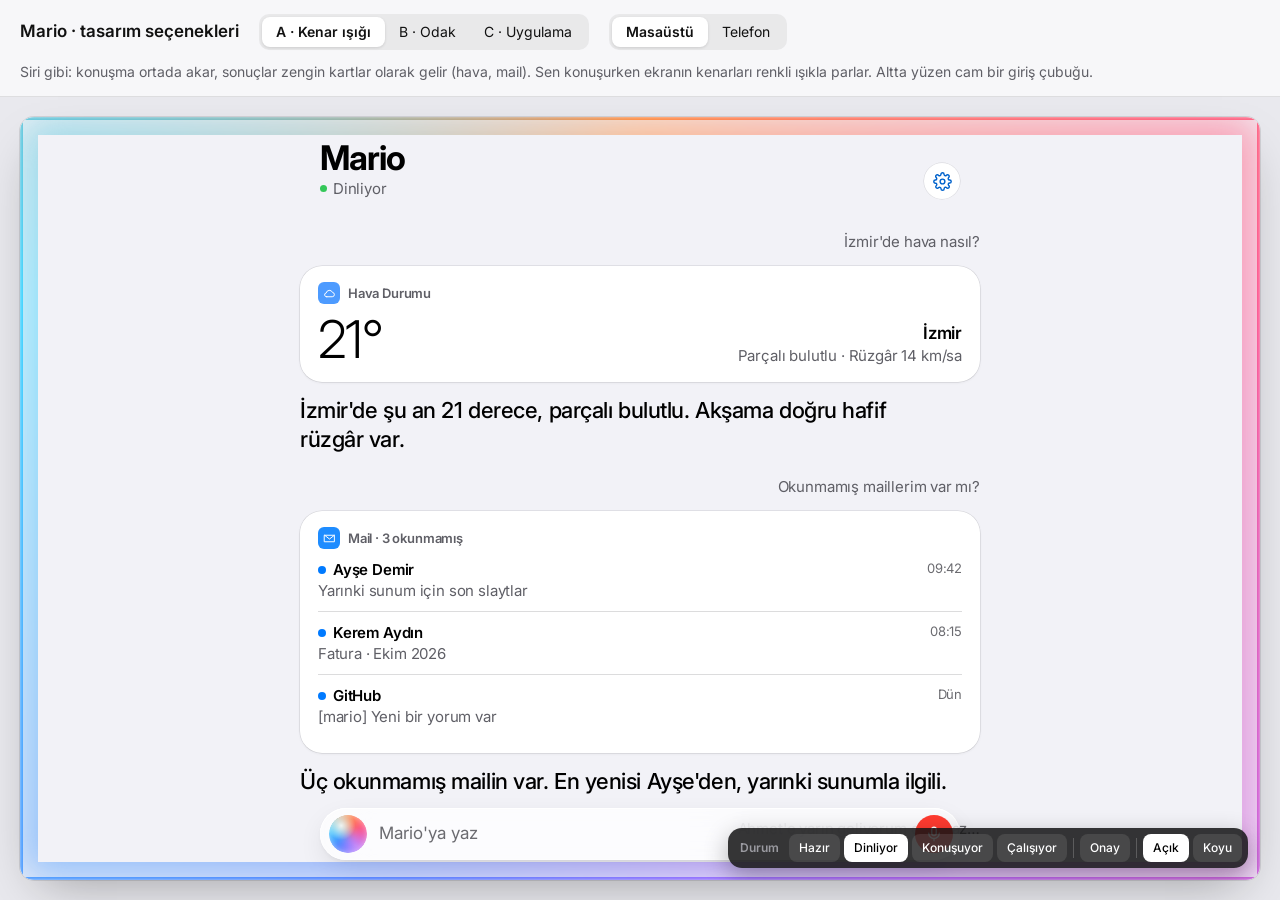
<file: design/index.html>
<!doctype html>
<html lang="tr">
<head>
  <meta charset="utf-8">
  <meta name="viewport" content="width=device-width, initial-scale=1">
  <title>Mario · tasarım seçenekleri</title>
  <link rel="preconnect" href="https://fonts.googleapis.com">
  <link rel="preconnect" href="https://fonts.gstatic.com" crossorigin>
  <link rel="stylesheet" href="https://fonts.googleapis.com/css2?family=Inter:wght@300..700&display=swap">
  <style>
    :root { color-scheme: light; --bg: #e9e9ee; --fg: #111; --dim: #5f5f66; --line: rgb(0 0 0 / .1); }
    * { box-sizing: border-box; }
    html, body { margin: 0; height: 100%; }
    body { display: flex; flex-direction: column; background: var(--bg); color: var(--fg); font: 15px/1.4 -apple-system, "Inter", system-ui, sans-serif; }
    header { display: flex; flex-wrap: wrap; align-items: center; gap: 12px 20px; padding: 14px 20px; border-bottom: 1px solid var(--line); background: #f7f7f9; }
    h1 { margin: 0; font-size: 17px; font-weight: 600; }
    .seg { display: flex; padding: 3px; border-radius: 10px; background: rgb(0 0 0 / .06); }
    .seg button { min-height: 30px; padding: 0 14px; border: 0; border-radius: 8px; background: none; color: var(--fg); font: inherit; font-size: 14px; cursor: pointer; }
    .seg button[aria-pressed="true"] { background: #fff; font-weight: 600; box-shadow: 0 1px 3px rgb(0 0 0 / .12); }
    .about { flex-basis: 100%; margin: 0; color: var(--dim); font-size: 14px; }
    .stage { flex: 1; min-height: 0; display: grid; place-items: center; padding: 20px; }
    iframe { width: 100%; height: 100%; border: 0; border-radius: 14px; background: #fff; box-shadow: 0 20px 50px -20px rgb(0 0 0 / .35), 0 0 0 1px var(--line); }
    .phone iframe { width: 390px; height: min(100%, 844px); border-radius: 44px; box-shadow: 0 20px 50px -20px rgb(0 0 0 / .45), 0 0 0 10px #1c1c1e; }
  </style>
</head>
<body>
  <header>
    <h1>Mario · tasarım seçenekleri</h1>
    <div class="seg" id="concepts">
      <button data-src="a-kenar-isigi.html" aria-pressed="true">A · Kenar ışığı</button>
      <button data-src="b-odak.html" aria-pressed="false">B · Odak</button>
      <button data-src="c-uygulama.html" aria-pressed="false">C · Uygulama</button>
    </div>
    <div class="seg" id="device">
      <button data-device="desktop" aria-pressed="true">Masaüstü</button>
      <button data-device="phone" aria-pressed="false">Telefon</button>
    </div>
    <p class="about" id="about"></p>
  </header>
  <div class="stage"><iframe id="frame" title="Tasarım önizlemesi"></iframe></div>

  <script>
    const ABOUT = {
      "a-kenar-isigi.html": "Siri gibi: konuşma ortada akar, sonuçlar zengin kartlar olarak gelir (hava, mail). Sen konuşurken ekranın kenarları renkli ışıkla parlar. Altta yüzen cam bir giriş çubuğu.",
      "b-odak.html": "Sese odaklı: ortada büyük bir ışık küresi, altında sadece son cümle büyük harflerle. Geçmiş alttan açılan bir sayfada. Telefon görüşmesi gibi büyük yuvarlak düğmeler.",
      "c-uygulama.html": "Mac uygulaması gibi: solda buzlu cam kenar çubuğu (Sohbet, Görevler, Yetenekler, Ayarlar), ortada iMessage tarzı balonlar. Telefonda kenar çubuğu alt sekme çubuğuna dönüşür.",
    };
    const frame = document.getElementById("frame");
    const stage = document.querySelector(".stage");
    function pick(group, btn) {
      for (const b of document.querySelectorAll(`#${group} button`)) b.setAttribute("aria-pressed", String(b === btn));
    }
    document.getElementById("concepts").addEventListener("click", (e) => {
      const b = e.target.closest("button");
      if (!b) return;
      pick("concepts", b);
      frame.src = b.dataset.src;
      document.getElementById("about").textContent = ABOUT[b.dataset.src];
    });
    document.getElementById("device").addEventListener("click", (e) => {
      const b = e.target.closest("button");
      if (!b) return;
      pick("device", b);
      stage.classList.toggle("phone", b.dataset.device === "phone");
    });
    document.querySelector("#concepts button").click();
  </script>
</body>
</html>
</file>
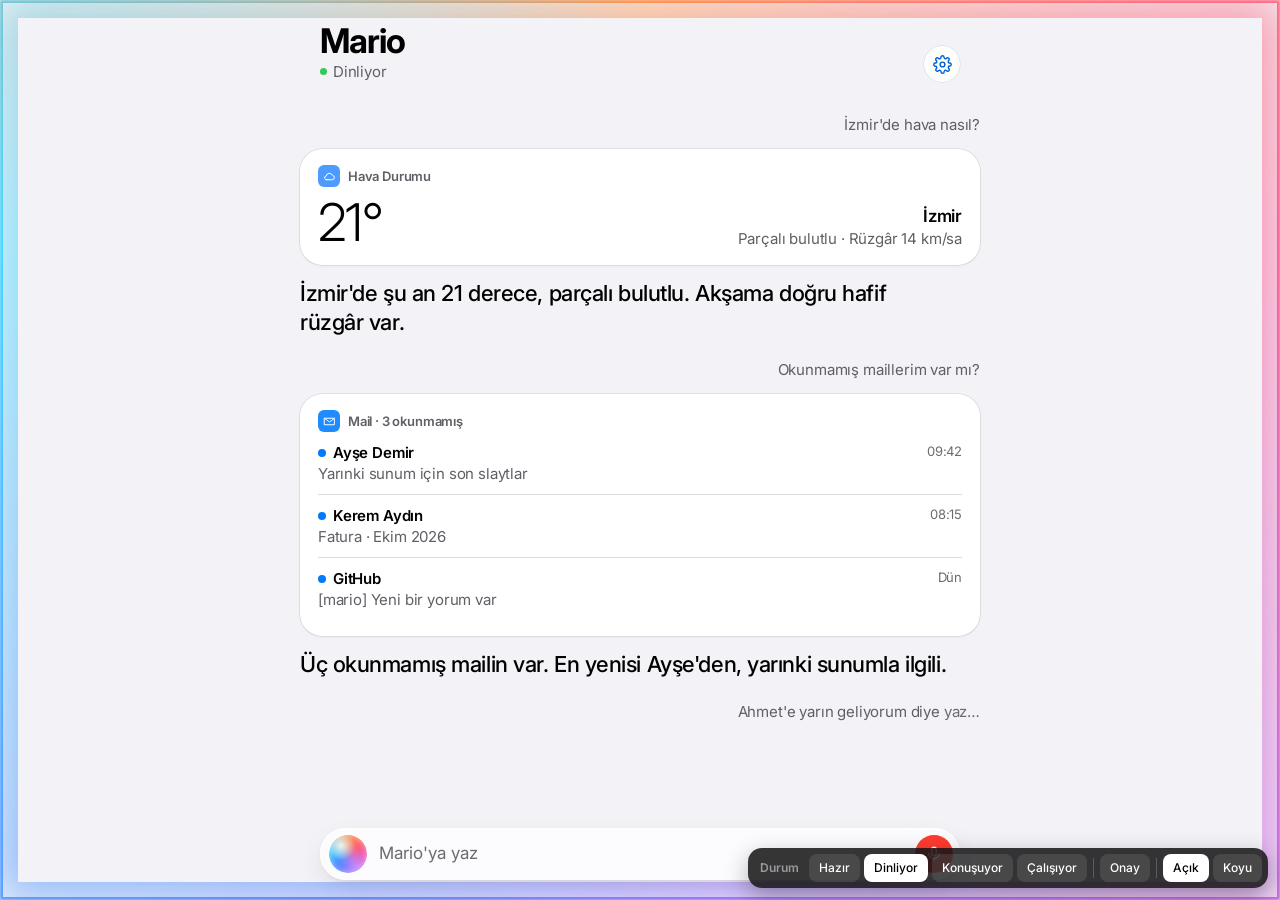
<file: design/a-kenar-isigi.html>
<!doctype html>
<html lang="tr">
<head>
  <meta charset="utf-8">
  <meta name="viewport" content="width=device-width, initial-scale=1, viewport-fit=cover">
  <title>Mario · A Kenar ışığı</title>
  <link rel="preconnect" href="https://fonts.googleapis.com">
  <link rel="preconnect" href="https://fonts.gstatic.com" crossorigin>
  <link rel="stylesheet" href="https://fonts.googleapis.com/css2?family=Inter:wght@300..700&display=swap">
  <link rel="stylesheet" href="shared.css">
  <style>
    body { display: flex; flex-direction: column; height: 100dvh; background: var(--grouped); }

    /* The screen's edge lights up while Mario listens or speaks. */
    .edge, .edge-soft {
      position: fixed;
      inset: 0;
      z-index: 40;
      pointer-events: none;
      border-radius: 0;
      background: conic-gradient(from var(--a), var(--g1), var(--g2), var(--g3), var(--g4), var(--g5), var(--g1));
      -webkit-mask: linear-gradient(#000 0 0) content-box exclude, linear-gradient(#000 0 0);
      mask: linear-gradient(#000 0 0) content-box exclude, linear-gradient(#000 0 0);
      opacity: 0;
      transition: opacity .6s ease, padding .6s ease;
      animation: turn 5s linear infinite;
    }
    .edge { padding: 3px; filter: blur(1.5px); }
    .edge-soft { padding: min(18px, 3vw); filter: blur(22px); }
    [data-state="listening"] .edge { opacity: .9; }
    [data-state="listening"] .edge-soft { opacity: .55; }
    [data-state="speaking"] .edge { opacity: 1; padding: 4px; }
    [data-state="speaking"] .edge-soft { opacity: .8; padding: min(26px, 4vw); animation-duration: 3s; }
    [data-state="working"] .edge { opacity: .5; animation-duration: 1.6s; }

    .wrap { width: min(100%, 680px); margin: 0 auto; padding: 0 20px; }

    header { padding: 22px 0 6px; display: flex; align-items: flex-end; justify-content: space-between; gap: 12px; }
    header h1 { margin: 0; font-size: 34px; font-weight: 700; letter-spacing: -.03em; line-height: 1.1; }
    header .sub { margin: 2px 0 0; font-size: 15px; color: var(--label-2); display: flex; align-items: center; gap: 6px; }
    header .sub i { width: 7px; height: 7px; border-radius: 50%; background: var(--label-3); }
    [data-state="listening"] header .sub i, [data-state="speaking"] header .sub i { background: var(--green); }
    [data-state="working"] header .sub i { background: var(--orange); }
    .icon-btn { display: grid; place-items: center; width: 36px; height: 36px; border: 0; border-radius: 50%; background: var(--fill); color: var(--blue-text); font-size: 19px; cursor: pointer; box-shadow: 0 0 0 .5px var(--sep); }

    main { flex: 1; overflow-y: auto; padding-bottom: 120px; }
    .thread { display: flex; flex-direction: column; gap: 14px; padding: 18px 0; }
    .you { margin: 8px 0 0; align-self: flex-end; max-width: 80%; font-size: 15px; color: var(--label-2); text-align: right; }
    .mario { margin: 0; font-size: 22px; line-height: 1.32; font-weight: 500; letter-spacing: -.02em; text-wrap: pretty; }
    .live { color: var(--label-3); }

    .dock {
      position: fixed;
      left: 50%;
      bottom: max(20px, env(safe-area-inset-bottom));
      z-index: 30;
      display: flex;
      align-items: center;
      gap: 10px;
      width: min(calc(100% - 32px), 640px);
      padding: 7px 7px 7px 9px;
      border-radius: 999px;
      transform: translateX(-50%);
    }
    .dock .orb { --s: 38px; cursor: pointer; }
    .dock input { flex: 1; min-width: 0; border: 0; background: none; color: var(--label); font: inherit; font-size: 17px; outline: none; }
    .dock input::placeholder { color: var(--label-3); }
    .dock .mic { display: grid; place-items: center; width: 38px; height: 38px; border: 0; border-radius: 50%; background: var(--bubble); color: #fff; font-size: 18px; cursor: pointer; }
    [data-state="listening"] .dock .mic, [data-state="speaking"] .dock .mic { background: var(--red); }
  </style>
</head>
<body>
  <div class="edge-soft"></div>
  <div class="edge"></div>

  <div class="wrap">
    <header>
      <div>
        <h1>Mario</h1>
        <p class="sub"><i></i><span data-status>Dinliyor</span></p>
      </div>
      <button class="icon-btn" aria-label="Ayarlar">
        <svg class="i" viewBox="0 0 24 24"><circle cx="12" cy="12" r="3"/><path d="M19.4 15a1.7 1.7 0 0 0 .3 1.8l.1.1a2 2 0 1 1-2.8 2.8l-.1-.1a1.7 1.7 0 0 0-1.8-.3 1.7 1.7 0 0 0-1 1.5V21a2 2 0 1 1-4 0v-.1a1.7 1.7 0 0 0-1.1-1.5 1.7 1.7 0 0 0-1.8.3l-.1.1a2 2 0 1 1-2.8-2.8l.1-.1a1.7 1.7 0 0 0 .3-1.8 1.7 1.7 0 0 0-1.5-1H3a2 2 0 1 1 0-4h.1a1.7 1.7 0 0 0 1.5-1.1 1.7 1.7 0 0 0-.3-1.8l-.1-.1a2 2 0 1 1 2.8-2.8l.1.1a1.7 1.7 0 0 0 1.8.3H9a1.7 1.7 0 0 0 1-1.5V3a2 2 0 1 1 4 0v.1a1.7 1.7 0 0 0 1 1.5 1.7 1.7 0 0 0 1.8-.3l.1-.1a2 2 0 1 1 2.8 2.8l-.1.1a1.7 1.7 0 0 0-.3 1.8V9a1.7 1.7 0 0 0 1.5 1H21a2 2 0 1 1 0 4h-.1a1.7 1.7 0 0 0-1.5 1z"/></svg>
      </button>
    </header>
  </div>

  <main>
    <div class="wrap thread">
      <p class="you">İzmir'de hava nasıl?</p>
      <section class="snippet weather">
        <div class="src"><span class="badge" style="background:#4d9bff">
          <svg class="i" viewBox="0 0 24 24"><path d="M7 18h10a4 4 0 0 0 .5-7.97A6 6 0 0 0 6 11a3.5 3.5 0 0 0 1 7z"/></svg></span>Hava Durumu</div>
        <div class="now">
          <span class="temp">21°</span>
          <span class="cond"><b>İzmir</b>Parçalı bulutlu · Rüzgâr 14 km/sa</span>
        </div>
      </section>
      <p class="mario">İzmir'de şu an 21 derece, parçalı bulutlu. Akşama doğru hafif rüzgâr var.</p>

      <p class="you">Okunmamış maillerim var mı?</p>
      <section class="snippet">
        <div class="src"><span class="badge" style="background:#1e8cff">
          <svg class="i" viewBox="0 0 24 24"><path d="M3 6h18v12H3zm0 0 9 7 9-7"/></svg></span>Mail · 3 okunmamış</div>
        <ul class="mail-list">
          <li class="unread"><b>Ayşe Demir</b><time>09:42</time><span>Yarınki sunum için son slaytlar</span></li>
          <li class="unread"><b>Kerem Aydın</b><time>08:15</time><span>Fatura · Ekim 2026</span></li>
          <li class="unread"><b>GitHub</b><time>Dün</time><span>[mario] Yeni bir yorum var</span></li>
        </ul>
      </section>
      <p class="mario">Üç okunmamış mailin var. En yenisi Ayşe'den, yarınki sunumla ilgili.</p>

      <p class="you" data-when="listening">Ahmet'e yarın geliyorum diye <span class="live">yaz…</span></p>
      <p class="task"><span class="spinner"></span>Claude'a görev veriliyor: Masaüstündeki dosyaları listele</p>
    </div>
  </main>

  <div class="dock glass">
    <span class="orb" role="button" aria-label="Mario'yu başlat"></span>
    <input placeholder="Mario'ya yaz" aria-label="Komut yaz">
    <button class="mic" aria-label="Dinlemeyi aç/kapat">
      <svg class="i" viewBox="0 0 24 24"><rect x="9" y="3" width="6" height="11" rx="3"/><path d="M5 11a7 7 0 0 0 14 0M12 18v3"/></svg>
    </button>
  </div>

  <div class="scrim">
    <div class="alert glass" role="alertdialog" aria-labelledby="al-t" aria-describedby="al-d">
      <div class="body">
        <h2 id="al-t">E-posta gönderilsin mi?</h2>
        <p id="al-d">Ahmet Yılmaz'a «Yarın geliyorum» yazılacak. İstersen sesle de «evet» diyebilirsin.</p>
      </div>
      <div class="actions"><button class="cancel">Vazgeç</button><button>Gönder</button></div>
    </div>
  </div>

  <script src="demo.js"></script>
</body>
</html>
</file>
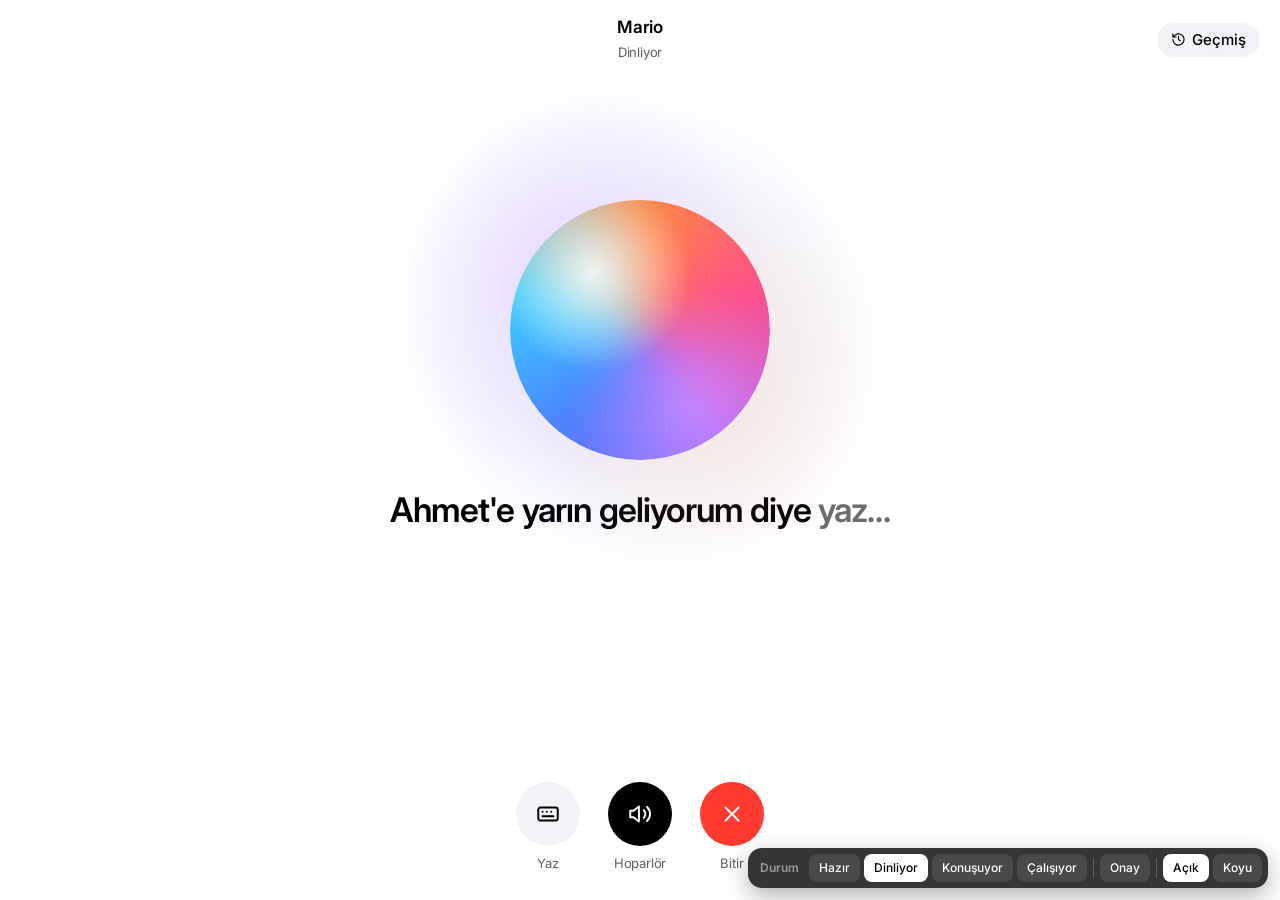
<file: design/b-odak.html>
<!doctype html>
<html lang="tr">
<head>
  <meta charset="utf-8">
  <meta name="viewport" content="width=device-width, initial-scale=1, viewport-fit=cover">
  <title>Mario · B Odak</title>
  <link rel="preconnect" href="https://fonts.googleapis.com">
  <link rel="preconnect" href="https://fonts.gstatic.com" crossorigin>
  <link rel="stylesheet" href="https://fonts.googleapis.com/css2?family=Inter:wght@300..700&display=swap">
  <link rel="stylesheet" href="shared.css">
  <style>
    body { display: grid; grid-template-rows: auto 1fr auto; height: 100dvh; overflow: hidden; }

    header { display: grid; grid-template-columns: 1fr auto 1fr; align-items: center; padding: 16px 20px; }
    header .title { text-align: center; }
    header .title b { display: block; font-size: 17px; font-weight: 600; }
    header .title span { font-size: 13px; color: var(--label-2); }
    .pill-btn { justify-self: end; display: flex; align-items: center; gap: 6px; min-height: 34px; padding: 0 14px; border: 0; border-radius: 999px; background: var(--fill-2); color: var(--label); font-size: 15px; font-weight: 500; cursor: pointer; }

    main { display: flex; flex-direction: column; align-items: center; justify-content: center; gap: 28px; padding: 0 24px; text-align: center; min-height: 0; }
    .hero { width: min(52vw, 34vh, 260px); aspect-ratio: 1; }
    .hero .orb { --s: 100%; width: 100%; }
    .hero .orb::before { filter: blur(22px); }

    .activity { display: none; align-items: center; gap: 10px; padding: 8px 16px 8px 8px; border-radius: 999px; font-size: 15px; }
    .activity .badge { display: grid; place-items: center; width: 28px; height: 28px; border-radius: 50%; background: var(--orange); color: #fff; font-size: 15px; }
    [data-state="working"] .activity { display: flex; }

    .captions { max-width: 640px; min-height: 9.5em; display: flex; flex-direction: column; justify-content: flex-start; gap: 10px; }
    .prev { margin: 0; font-size: 17px; color: var(--label-3); }
    .caption { margin: 0; font-size: clamp(24px, 3.4vw, 34px); line-height: 1.3; font-weight: 600; letter-spacing: -.025em; text-wrap: balance; }
    .caption .dim { color: var(--label-3); }

    footer { display: flex; justify-content: center; align-items: flex-start; gap: 28px; padding: 12px 20px max(28px, env(safe-area-inset-bottom)); }
    .ctl { display: flex; flex-direction: column; align-items: center; gap: 8px; font-size: 13px; color: var(--label-2); }
    .ctl button { display: grid; place-items: center; width: 64px; height: 64px; border: 0; border-radius: 50%; background: var(--fill-2); color: var(--label); font-size: 26px; cursor: pointer; transition: transform .25s cubic-bezier(.34, 1.56, .64, 1); }
    .ctl button:active { transform: scale(.92); }
    .ctl .end { background: var(--red); color: #fff; }
    .ctl .start { background: var(--green); color: #fff; }
    .ctl.on button { background: var(--label); color: var(--bg); }

    /* History sheet */
    .sheet {
      position: fixed;
      inset: auto 0 0;
      z-index: 45;
      max-height: 72dvh;
      margin: 0 auto;
      width: min(100%, 640px);
      padding: 8px 20px 28px;
      border-radius: 26px 26px 0 0;
      overflow-y: auto;
      transform: translateY(105%);
      transition: transform .5s cubic-bezier(.32, .72, 0, 1);
    }
    [data-history] .sheet { transform: none; }
    .grabber { width: 36px; height: 5px; margin: 0 auto 14px; border-radius: 3px; background: var(--label-3); opacity: .5; }
    .sheet h2 { margin: 0 0 14px; font-size: 22px; font-weight: 700; letter-spacing: -.02em; }
    .turns { display: flex; flex-direction: column; gap: 12px; }
    .turns .you { align-self: flex-end; max-width: 80%; padding: 8px 14px; border-radius: 18px 18px 4px 18px; background: var(--bubble); color: #fff; font-size: 16px; }
    .turns .mario { margin: 0; font-size: 16px; }
    .turns .tool { display: inline-block; margin-left: 4px; padding: 1px 8px; border-radius: 6px; background: var(--fill-2); color: var(--label-2); font-size: 13px; }
  </style>
</head>
<body>
  <header>
    <span></span>
    <div class="title"><b>Mario</b><span data-status>Dinliyor</span></div>
    <button class="pill-btn" id="hist">
      <svg class="i" viewBox="0 0 24 24"><path d="M3 12a9 9 0 1 0 3-6.7L3 8m0-5v5h5M12 7v5l3 2"/></svg>Geçmiş
    </button>
  </header>

  <main>
    <div class="hero halo"><span class="orb"></span></div>

    <div class="activity glass">
      <span class="badge"><svg class="i" viewBox="0 0 24 24"><path d="M12 3v5m0 8v5M3 12h5m8 0h5"/></svg></span>
      Claude Masaüstündeki dosyaları listeliyor
    </div>

    <div class="captions">
      <p class="prev" data-when="speaking working">“Okunmamış maillerim var mı?”</p>
      <p class="caption" data-when="speaking">Üç okunmamış mailin var. En yenisi Ayşe'den, yarınki sunumla ilgili.</p>
      <p class="caption" data-when="working">Hemen bakıyorum.</p>
      <p class="caption" data-when="listening">Ahmet'e yarın geliyorum diye <span class="dim">yaz…</span></p>
      <p class="caption" data-when="idle"><span class="dim">Konuşmak için başlat.</span></p>
    </div>
  </main>

  <footer>
    <div class="ctl"><button aria-label="Klavye">
      <svg class="i" viewBox="0 0 24 24"><rect x="3" y="6" width="18" height="12" rx="2"/><path d="M7 10h.01M11 10h.01M15 10h.01M7 14h10"/></svg></button>Yaz</div>
    <div class="ctl on"><button aria-label="Hoparlör">
      <svg class="i" viewBox="0 0 24 24"><path d="M11 5 6 9H3v6h3l5 4zM15.5 8.5a5 5 0 0 1 0 7M18.5 5.5a9 9 0 0 1 0 13"/></svg></button>Hoparlör</div>
    <div class="ctl" data-when="listening speaking working"><button class="end" aria-label="Bitir">
      <svg class="i" viewBox="0 0 24 24"><path d="m6 6 12 12M18 6 6 18"/></svg></button>Bitir</div>
    <div class="ctl" data-when="idle"><button class="start" aria-label="Başlat">
      <svg class="i" viewBox="0 0 24 24"><rect x="9" y="3" width="6" height="11" rx="3"/><path d="M5 11a7 7 0 0 0 14 0M12 18v3"/></svg></button>Başlat</div>
  </footer>

  <aside class="sheet glass" aria-label="Geçmiş">
    <div class="grabber"></div>
    <h2>Geçmiş</h2>
    <div class="turns">
      <span class="you">İzmir'de hava nasıl?</span>
      <p class="mario">İzmir'de şu an 21 derece, parçalı bulutlu. <span class="tool">Hava Durumu</span></p>
      <span class="you">Okunmamış maillerim var mı?</span>
      <p class="mario">Üç okunmamış mailin var. En yenisi Ayşe'den, yarınki sunumla ilgili.</p>
    </div>
  </aside>

  <div class="scrim">
    <div class="alert glass" role="alertdialog" aria-labelledby="al-t" aria-describedby="al-d">
      <div class="body">
        <h2 id="al-t">E-posta gönderilsin mi?</h2>
        <p id="al-d">Ahmet Yılmaz'a «Yarın geliyorum» yazılacak. İstersen sesle de «evet» diyebilirsin.</p>
      </div>
      <div class="actions"><button class="cancel">Vazgeç</button><button>Gönder</button></div>
    </div>
  </div>

  <script src="demo.js"></script>
  <script>
    document.getElementById("hist").addEventListener("click", () => document.documentElement.toggleAttribute("data-history"));
    document.querySelector(".grabber").addEventListener("click", () => document.documentElement.removeAttribute("data-history"));
  </script>
</body>
</html>
</file>
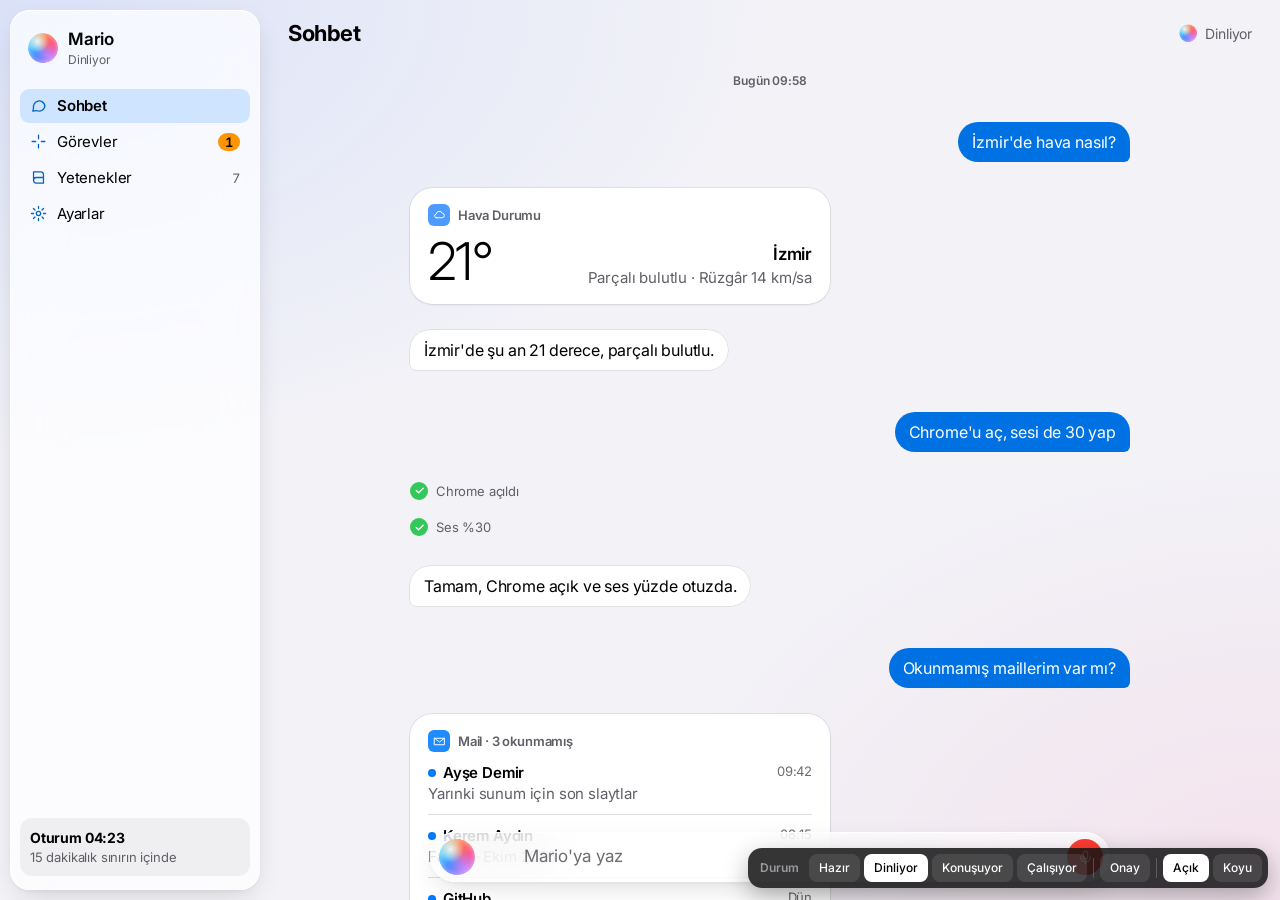
<file: design/c-uygulama.html>
<!doctype html>
<html lang="tr">
<head>
  <meta charset="utf-8">
  <meta name="viewport" content="width=device-width, initial-scale=1, viewport-fit=cover">
  <title>Mario · C Uygulama</title>
  <link rel="preconnect" href="https://fonts.googleapis.com">
  <link rel="preconnect" href="https://fonts.gstatic.com" crossorigin>
  <link rel="stylesheet" href="https://fonts.googleapis.com/css2?family=Inter:wght@300..700&display=swap">
  <link rel="stylesheet" href="shared.css">
  <style>
    body {
      display: grid;
      grid-template-columns: 260px 1fr;
      height: 100dvh;
      overflow: hidden;
      background:
        radial-gradient(ellipse 60% 50% at 0% 0%, color-mix(in srgb, var(--g4) 14%, transparent), transparent),
        radial-gradient(ellipse 50% 50% at 100% 100%, color-mix(in srgb, var(--g2) 10%, transparent), transparent),
        var(--grouped);
    }

    /* Sidebar: a glass panel floating inside the window, like macOS. */
    .side {
      display: flex;
      flex-direction: column;
      gap: 4px;
      margin: 10px 0 10px 10px;
      padding: 14px 10px;
      border-radius: 20px;
    }
    .brand { display: flex; align-items: center; gap: 10px; padding: 4px 8px 16px; }
    .brand .orb { --s: 30px; }
    .brand b { font-size: 17px; font-weight: 600; }
    .brand span { display: block; font-size: 12px; color: var(--label-2); }
    .nav { display: flex; flex-direction: column; gap: 2px; margin: 0; padding: 0; list-style: none; }
    .nav a {
      display: flex;
      align-items: center;
      gap: 10px;
      min-height: 34px;
      padding: 0 10px;
      border-radius: 9px;
      color: var(--label);
      font-size: 15px;
      text-decoration: none;
    }
    .nav a .i { font-size: 17px; color: var(--blue-text); }
    .nav a:hover { background: color-mix(in srgb, var(--label) 6%, transparent); }
    .nav a[aria-current] { background: color-mix(in srgb, var(--blue) 16%, transparent); font-weight: 600; }
    .nav .count { margin-left: auto; font-size: 13px; color: var(--label-2); font-variant-numeric: tabular-nums; }
    .nav .count.live { padding: 0 7px; border-radius: 999px; background: var(--orange); color: #000; font-weight: 600; }
    .side .foot { margin-top: auto; padding: 10px; border-radius: 12px; background: color-mix(in srgb, var(--label) 5%, transparent); font-size: 13px; color: var(--label-2); }
    .side .foot b { display: block; color: var(--label); font-size: 14px; }

    /* Main column */
    .main { position: relative; display: flex; flex-direction: column; min-width: 0; min-height: 0; }
    .toolbar { display: flex; align-items: center; justify-content: space-between; gap: 12px; padding: 18px 28px 10px; }
    .toolbar h1 { margin: 0; font-size: 22px; font-weight: 700; letter-spacing: -.02em; }
    .toolbar .state { display: flex; align-items: center; gap: 8px; font-size: 14px; color: var(--label-2); }
    .toolbar .state .orb { --s: 18px; }

    .thread { flex: 1; overflow-y: auto; display: flex; flex-direction: column; gap: 10px; padding: 8px max(28px, calc((100% - 720px) / 2)) 120px; }
    .day { align-self: center; margin: 6px 0; font-size: 12px; font-weight: 600; color: var(--label-2); }
    .bubble { max-width: 72%; padding: 9px 14px; border-radius: 20px; font-size: 16px; line-height: 1.38; }
    .bubble.you { align-self: flex-end; border-bottom-right-radius: 6px; background: var(--bubble); color: #fff; }
    .bubble.mario { align-self: flex-start; border-bottom-left-radius: 6px; background: var(--fill); box-shadow: 0 0 0 .5px var(--sep); }
    .thread .snippet { align-self: flex-start; width: min(100%, 420px); }

    /* A compact row for tools that need no card. */
    .tool-row { align-self: flex-start; display: flex; align-items: center; gap: 8px; padding: 4px 4px 4px 0; font-size: 13px; color: var(--label-2); }
    .tool-row .ok { display: grid; place-items: center; width: 18px; height: 18px; border-radius: 50%; background: var(--green); color: #fff; font-size: 11px; }

    .compose {
      position: absolute;
      left: 50%;
      bottom: 18px;
      display: flex;
      align-items: center;
      gap: 10px;
      width: min(calc(100% - 40px), 680px);
      padding: 7px 7px 7px 9px;
      border-radius: 999px;
      transform: translateX(-50%);
    }
    .compose .orb { --s: 36px; }
    .compose input { flex: 1; min-width: 0; border: 0; background: none; color: var(--label); font: inherit; outline: none; }
    .compose input::placeholder { color: var(--label-3); }
    .compose .mic { display: grid; place-items: center; width: 36px; height: 36px; border: 0; border-radius: 50%; background: var(--bubble); color: #fff; font-size: 17px; cursor: pointer; }
    [data-state="listening"] .compose .mic, [data-state="speaking"] .compose .mic { background: var(--red); }
    .compose .wave { display: none; align-items: center; gap: 3px; height: 22px; }
    .compose .wave i { width: 3px; border-radius: 2px; background: var(--label-2); animation: wave 1s ease-in-out infinite; }
    .compose .wave i:nth-child(2) { animation-delay: -.2s; } .compose .wave i:nth-child(3) { animation-delay: -.4s; }
    .compose .wave i:nth-child(4) { animation-delay: -.6s; } .compose .wave i:nth-child(5) { animation-delay: -.8s; }
    [data-state="listening"] .compose .wave { display: flex; }
    @keyframes wave { 0%, 100% { height: 5px; } 50% { height: 20px; } }

    /* Phone: the sidebar becomes a glass tab bar. */
    @media (max-width: 760px) {
      body { grid-template-columns: 1fr; grid-template-rows: 1fr auto; }
      .side { order: 2; flex-direction: row; margin: 0 10px max(10px, env(safe-area-inset-bottom)); padding: 6px; border-radius: 22px; }
      .brand, .side .foot { display: none; }
      .nav { flex-direction: row; flex: 1; justify-content: space-around; }
      .nav a { flex-direction: column; gap: 2px; min-height: 48px; padding: 4px 10px; font-size: 11px; }
      .nav a .i { font-size: 22px; }
      .nav .count { display: none; }
      .toolbar { padding: 14px 18px 6px; }
      .thread { padding: 8px 16px 100px; }
      .bubble { max-width: 82%; }
      .compose { bottom: 12px; width: calc(100% - 24px); }
    }
  </style>
</head>
<body>
  <aside class="side glass">
    <div class="brand"><span class="orb"></span><div><b>Mario</b><span data-status>Dinliyor</span></div></div>
    <ul class="nav">
      <li><a href="#" aria-current="page"><svg class="i" viewBox="0 0 24 24"><path d="M21 12a8 8 0 0 1-11.6 7.1L4 20l1-4.6A8 8 0 1 1 21 12z"/></svg>Sohbet</a></li>
      <li><a href="#"><svg class="i" viewBox="0 0 24 24"><path d="M12 3v5m0 8v5M3 12h5m8 0h5"/></svg>Görevler<span class="count live">1</span></a></li>
      <li><a href="#"><svg class="i" viewBox="0 0 24 24"><path d="M5 4h10a4 4 0 0 1 4 4v12H9a4 4 0 0 1-4-4zm0 12a4 4 0 0 1 4-4h10"/></svg>Yetenekler<span class="count">7</span></a></li>
      <li><a href="#"><svg class="i" viewBox="0 0 24 24"><circle cx="12" cy="12" r="3"/><path d="M12 2v3m0 14v3M2 12h3m14 0h3M4.9 4.9 7 7m10 10 2.1 2.1M4.9 19.1 7 17M17 7l2.1-2.1"/></svg>Ayarlar</a></li>
    </ul>
    <div class="foot"><b>Oturum 04:23</b>15 dakikalık sınırın içinde</div>
  </aside>

  <section class="main">
    <div class="toolbar">
      <h1>Sohbet</h1>
      <span class="state"><span class="orb"></span><span data-status>Dinliyor</span></span>
    </div>

    <div class="thread">
      <span class="day">Bugün 09:58</span>
      <p class="bubble you">İzmir'de hava nasıl?</p>
      <section class="snippet weather">
        <div class="src"><span class="badge" style="background:#4d9bff"><svg class="i" viewBox="0 0 24 24"><path d="M7 18h10a4 4 0 0 0 .5-7.97A6 6 0 0 0 6 11a3.5 3.5 0 0 0 1 7z"/></svg></span>Hava Durumu</div>
        <div class="now"><span class="temp">21°</span><span class="cond"><b>İzmir</b>Parçalı bulutlu · Rüzgâr 14 km/sa</span></div>
      </section>
      <p class="bubble mario">İzmir'de şu an 21 derece, parçalı bulutlu.</p>
      <p class="bubble you">Chrome'u aç, sesi de 30 yap</p>
      <span class="tool-row"><span class="ok"><svg class="i" viewBox="0 0 24 24" style="stroke-width:3"><path d="M5 12l5 5L20 7"/></svg></span>Chrome açıldı</span>
      <span class="tool-row"><span class="ok"><svg class="i" viewBox="0 0 24 24" style="stroke-width:3"><path d="M5 12l5 5L20 7"/></svg></span>Ses %30</span>
      <p class="bubble mario">Tamam, Chrome açık ve ses yüzde otuzda.</p>
      <p class="bubble you">Okunmamış maillerim var mı?</p>
      <section class="snippet">
        <div class="src"><span class="badge" style="background:#1e8cff"><svg class="i" viewBox="0 0 24 24"><path d="M3 6h18v12H3zm0 0 9 7 9-7"/></svg></span>Mail · 3 okunmamış</div>
        <ul class="mail-list">
          <li class="unread"><b>Ayşe Demir</b><time>09:42</time><span>Yarınki sunum için son slaytlar</span></li>
          <li class="unread"><b>Kerem Aydın</b><time>08:15</time><span>Fatura · Ekim 2026</span></li>
          <li class="unread"><b>GitHub</b><time>Dün</time><span>[mario] Yeni bir yorum var</span></li>
        </ul>
      </section>
      <p class="bubble mario" data-when="speaking idle listening">Üç okunmamış mailin var. En yenisi Ayşe'den, yarınki sunumla ilgili.</p>
      <p class="task"><span class="spinner"></span>Claude'a görev veriliyor: Masaüstündeki dosyaları listele</p>
    </div>

    <div class="compose glass">
      <span class="orb"></span>
      <span class="wave" aria-hidden="true"><i></i><i></i><i></i><i></i><i></i></span>
      <input placeholder="Mario'ya yaz" aria-label="Komut yaz">
      <button class="mic" aria-label="Dinlemeyi aç/kapat"><svg class="i" viewBox="0 0 24 24"><rect x="9" y="3" width="6" height="11" rx="3"/><path d="M5 11a7 7 0 0 0 14 0M12 18v3"/></svg></button>
    </div>
  </section>

  <div class="scrim">
    <div class="alert glass" role="alertdialog" aria-labelledby="al-t" aria-describedby="al-d">
      <div class="body">
        <h2 id="al-t">E-posta gönderilsin mi?</h2>
        <p id="al-d">Ahmet Yılmaz'a «Yarın geliyorum» yazılacak. İstersen sesle de «evet» diyebilirsin.</p>
      </div>
      <div class="actions"><button class="cancel">Vazgeç</button><button>Gönder</button></div>
    </div>
  </div>

  <script src="demo.js"></script>
</body>
</html>
</file>
<file: design/shared.css>
/* Shared ground for the three Apple-style Mario concepts: system colours, type, the orb,
   result snippets, the alert, and the demo panel. Concepts add only their own layout. */

@property --a { syntax: "<angle>"; inherits: false; initial-value: 0deg; }

:root {
  /* Light: iOS system colours */
  --bg: #ffffff;
  --grouped: #f2f2f7;
  --fill: #ffffff;
  --fill-2: #f2f2f7;
  --label: #000000;
  --label-2: #5f5f66;
  --label-3: #6b6b70;
  --sep: rgb(60 60 67 / .18);
  --blue: #007aff;
  /* Blue that carries text: a touch deeper than system blue so it reads at 4.5:1. */
  --blue-text: #0062cc;
  --bubble: #0071e3;
  --red: #ff3b30;
  --green: #34c759;
  --orange: #ff9500;
  --glass: rgb(255 255 255 / .72);
  --glass-edge: rgb(255 255 255 / .9);
  --shadow: 0 10px 30px -8px rgb(0 0 0 / .16), 0 2px 6px -2px rgb(0 0 0 / .08);
  /* Mario's light: the Apple Intelligence spectrum, warm to cool */
  --g1: #ff8a3d;
  --g2: #ff4f8b;
  --g3: #b25cff;
  --g4: #4d7dff;
  --g5: #38d3ff;
  color-scheme: light;
}
[data-theme="dark"] {
  --bg: #000000;
  --grouped: #000000;
  --fill: #1c1c1e;
  --fill-2: #2c2c2e;
  --label: #ffffff;
  --label-2: #a1a1a8;
  --label-3: #8e8e93;
  --sep: rgb(84 84 88 / .55);
  --blue: #0a84ff;
  --blue-text: #4ba3ff;
  --bubble: #0a6bd6;
  --red: #ff453a;
  --green: #30d158;
  --orange: #ff9f0a;
  --glass: rgb(30 30 32 / .62);
  --glass-edge: rgb(255 255 255 / .12);
  --shadow: 0 14px 40px -10px rgb(0 0 0 / .7), 0 2px 8px -2px rgb(0 0 0 / .5);
  color-scheme: dark;
}

* { box-sizing: border-box; -webkit-tap-highlight-color: transparent; }
html, body { margin: 0; height: 100%; }
body {
  background: var(--bg);
  color: var(--label);
  /* SF Pro on Apple devices; Inter is the closest stand-in elsewhere. */
  font: 400 17px/1.4 -apple-system, BlinkMacSystemFont, "SF Pro Text", "Inter", system-ui, sans-serif;
  letter-spacing: -.01em;
  -webkit-font-smoothing: antialiased;
  transition: background-color .35s, color .35s;
}
::selection { background: color-mix(in srgb, var(--blue) 30%, transparent); }
button { font: inherit; color: inherit; }
svg.i { width: 1em; height: 1em; fill: none; stroke: currentColor; stroke-width: 1.8; stroke-linecap: round; stroke-linejoin: round; flex: none; }

/* Liquid-glass material: translucent, blurred, with a bright hairline edge. */
.glass {
  background: var(--glass);
  backdrop-filter: blur(24px) saturate(1.8);
  -webkit-backdrop-filter: blur(24px) saturate(1.8);
  box-shadow: var(--shadow), inset 0 0 0 .5px var(--glass-edge), inset 0 1px 0 var(--glass-edge);
}

/* ---------- The orb ---------- */
.orb {
  --s: 44px;
  --speed: 9s;
  position: relative;
  width: var(--s);
  aspect-ratio: 1;
  flex: none;
  border-radius: 50%;
  isolation: isolate;
  overflow: hidden;
  /* Safari doesn't clip a blurred, animated child to border-radius; a clip-path always holds. */
  clip-path: circle(50%);
  transition: transform .5s cubic-bezier(.34, 1.56, .64, 1), filter .4s;
}
.orb::before {
  content: "";
  position: absolute;
  inset: -30%;
  background: conic-gradient(from var(--a), var(--g1), var(--g2), var(--g3), var(--g4), var(--g5), var(--g1));
  filter: blur(calc(var(--s) * .12));
  animation: turn var(--speed) linear infinite;
}
.orb::after {
  content: "";
  position: absolute;
  inset: 0;
  border-radius: 50%;
  background:
    radial-gradient(circle at 32% 28%, rgb(255 255 255 / .85), transparent 38%),
    radial-gradient(circle at 70% 80%, rgb(255 255 255 / .25), transparent 45%);
  box-shadow: inset 0 0 calc(var(--s) * .18) rgb(255 255 255 / .55);
}
@keyframes turn { to { --a: 360deg; } }
[data-state="idle"] .orb { --speed: 18s; filter: saturate(.55) brightness(.95); }
[data-state="listening"] .orb { --speed: 6s; animation: breathe 2.4s ease-in-out infinite; }
[data-state="speaking"] .orb { --speed: 4s; animation: talk .9s ease-in-out infinite; }
[data-state="working"] .orb { --speed: 1.4s; }
@keyframes breathe { 50% { transform: scale(1.06); } }
@keyframes talk { 0%, 100% { transform: scale(1); } 30% { transform: scale(1.1); } 60% { transform: scale(.97); } }

/* Soft halo of the same light behind an orb (used where the orb is the hero). */
.halo { position: relative; display: grid; place-items: center; }
.halo::before {
  content: "";
  position: absolute;
  inset: -45%;
  /* Soft light from fading gradients, not filter: blur — Safari clips a blurred layer to its square box. */
  background:
    radial-gradient(closest-side at 38% 42%, color-mix(in srgb, var(--g3) 60%, transparent), transparent),
    radial-gradient(closest-side at 62% 58%, color-mix(in srgb, var(--g1) 50%, transparent), transparent),
    radial-gradient(closest-side, color-mix(in srgb, var(--g4) 55%, transparent), transparent);
  opacity: .35;
  transition: opacity .5s;
}
[data-state="idle"] .halo::before { opacity: .12; }
[data-state="speaking"] .halo::before { opacity: .55; }

/* ---------- Result snippets (Siri-style cards) ---------- */
.snippet { border-radius: 22px; background: var(--fill); padding: 16px 18px; }
[data-theme="light"] .snippet, :root:not([data-theme]) .snippet { box-shadow: 0 1px 3px rgb(0 0 0 / .06), 0 0 0 .5px var(--sep); }
.snippet .src { display: flex; align-items: center; gap: 8px; margin-bottom: 10px; font-size: 13px; font-weight: 600; color: var(--label-2); }
.snippet .src .badge { display: grid; place-items: center; width: 22px; height: 22px; border-radius: 6px; color: #fff; font-size: 13px; }
.weather .now { display: flex; align-items: flex-end; justify-content: space-between; gap: 12px; }
.weather .temp { font-size: 52px; font-weight: 300; line-height: 1; letter-spacing: -.03em; }
.weather .cond { text-align: right; font-size: 15px; color: var(--label-2); }
.weather .cond b { display: block; color: var(--label); font-size: 17px; font-weight: 600; }
.mail-list { margin: 0; padding: 0; list-style: none; }
.mail-list li { display: grid; grid-template-columns: 1fr auto; gap: 0 12px; padding: 10px 0; border-top: .5px solid var(--sep); }
.mail-list li:first-child { border-top: 0; padding-top: 0; }
.mail-list b { font-weight: 600; font-size: 15px; }
.mail-list time { font-size: 13px; color: var(--label-3); }
.mail-list span { grid-column: 1 / -1; font-size: 15px; color: var(--label-2); overflow: hidden; white-space: nowrap; text-overflow: ellipsis; }
.mail-list li::before { content: none; }
.unread b::before { content: ""; display: inline-block; width: 8px; height: 8px; margin-right: 7px; border-radius: 50%; background: var(--blue); vertical-align: 1px; }

/* A tool at work, shown only in the working state. */
.task { display: none; align-items: center; gap: 10px; font-size: 15px; color: var(--label-2); }
[data-state="working"] .task { display: flex; }
.spinner { width: 16px; height: 16px; border-radius: 50%; border: 2px solid var(--sep); border-top-color: var(--label-2); animation: spin .8s linear infinite; }
@keyframes spin { to { transform: rotate(360deg); } }

/* ---------- Alert (confirmation) ---------- */
.scrim {
  position: fixed;
  inset: 0;
  z-index: 50;
  display: none;
  place-items: center;
  padding: 24px;
  background: rgb(0 0 0 / .32);
  animation: fade .2s ease-out;
}
[data-confirm] .scrim { display: grid; }
.alert {
  width: min(300px, 100%);
  border-radius: 16px;
  overflow: hidden;
  text-align: center;
  animation: pop .35s cubic-bezier(.34, 1.56, .64, 1);
}
.alert .body { padding: 20px 18px 16px; }
.alert h2 { margin: 0 0 4px; font-size: 17px; font-weight: 600; letter-spacing: -.02em; }
.alert p { margin: 0; font-size: 13px; line-height: 1.35; color: var(--label); }
.alert .actions { display: grid; grid-template-columns: 1fr 1fr; border-top: .5px solid var(--sep); }
.alert button { min-height: 44px; border: 0; background: none; color: var(--blue-text); font-size: 17px; cursor: pointer; }
.alert button + button { border-left: .5px solid var(--sep); }
.alert .cancel { font-weight: 600; }
.alert .destructive { color: var(--red); }
.alert button:active { background: var(--fill-2); }
@keyframes fade { from { opacity: 0; } }
@keyframes pop { from { transform: scale(1.12); opacity: 0; } }

/* ---------- State-dependent text ---------- */
/* Elements marked data-when="…" show only in those states and keep their own display otherwise. */
[data-state="idle"] [data-when]:not([data-when~="idle"]),
[data-state="listening"] [data-when]:not([data-when~="listening"]),
[data-state="speaking"] [data-when]:not([data-when~="speaking"]),
[data-state="working"] [data-when]:not([data-when~="working"]) { display: none !important; }

/* ---------- Demo panel (not part of the design) ---------- */
.demo {
  position: fixed;
  right: 12px;
  bottom: 12px;
  z-index: 100;
  display: flex;
  flex-wrap: wrap;
  gap: 4px;
  max-width: calc(100% - 24px);
  padding: 6px;
  border-radius: 14px;
  background: rgb(20 20 22 / .86);
  color: #fff;
  font: 500 12px/1 -apple-system, "Inter", system-ui, sans-serif;
  letter-spacing: 0;
  box-shadow: 0 8px 24px rgb(0 0 0 / .3);
}
.demo b { align-self: center; padding: 0 6px; color: #9a9aa0; font-weight: 600; }
.demo button { min-height: 28px; padding: 0 10px; border: 0; border-radius: 8px; background: rgb(255 255 255 / .1); color: #fff; cursor: pointer; }
.demo button[aria-pressed="true"] { background: #fff; color: #000; }
.demo .gap { width: 1px; margin: 4px 2px; background: rgb(255 255 255 / .2); }

@media (prefers-reduced-motion: reduce) {
  .orb, .orb::before, .spinner, .alert, .scrim { animation: none !important; }
}
</file>
